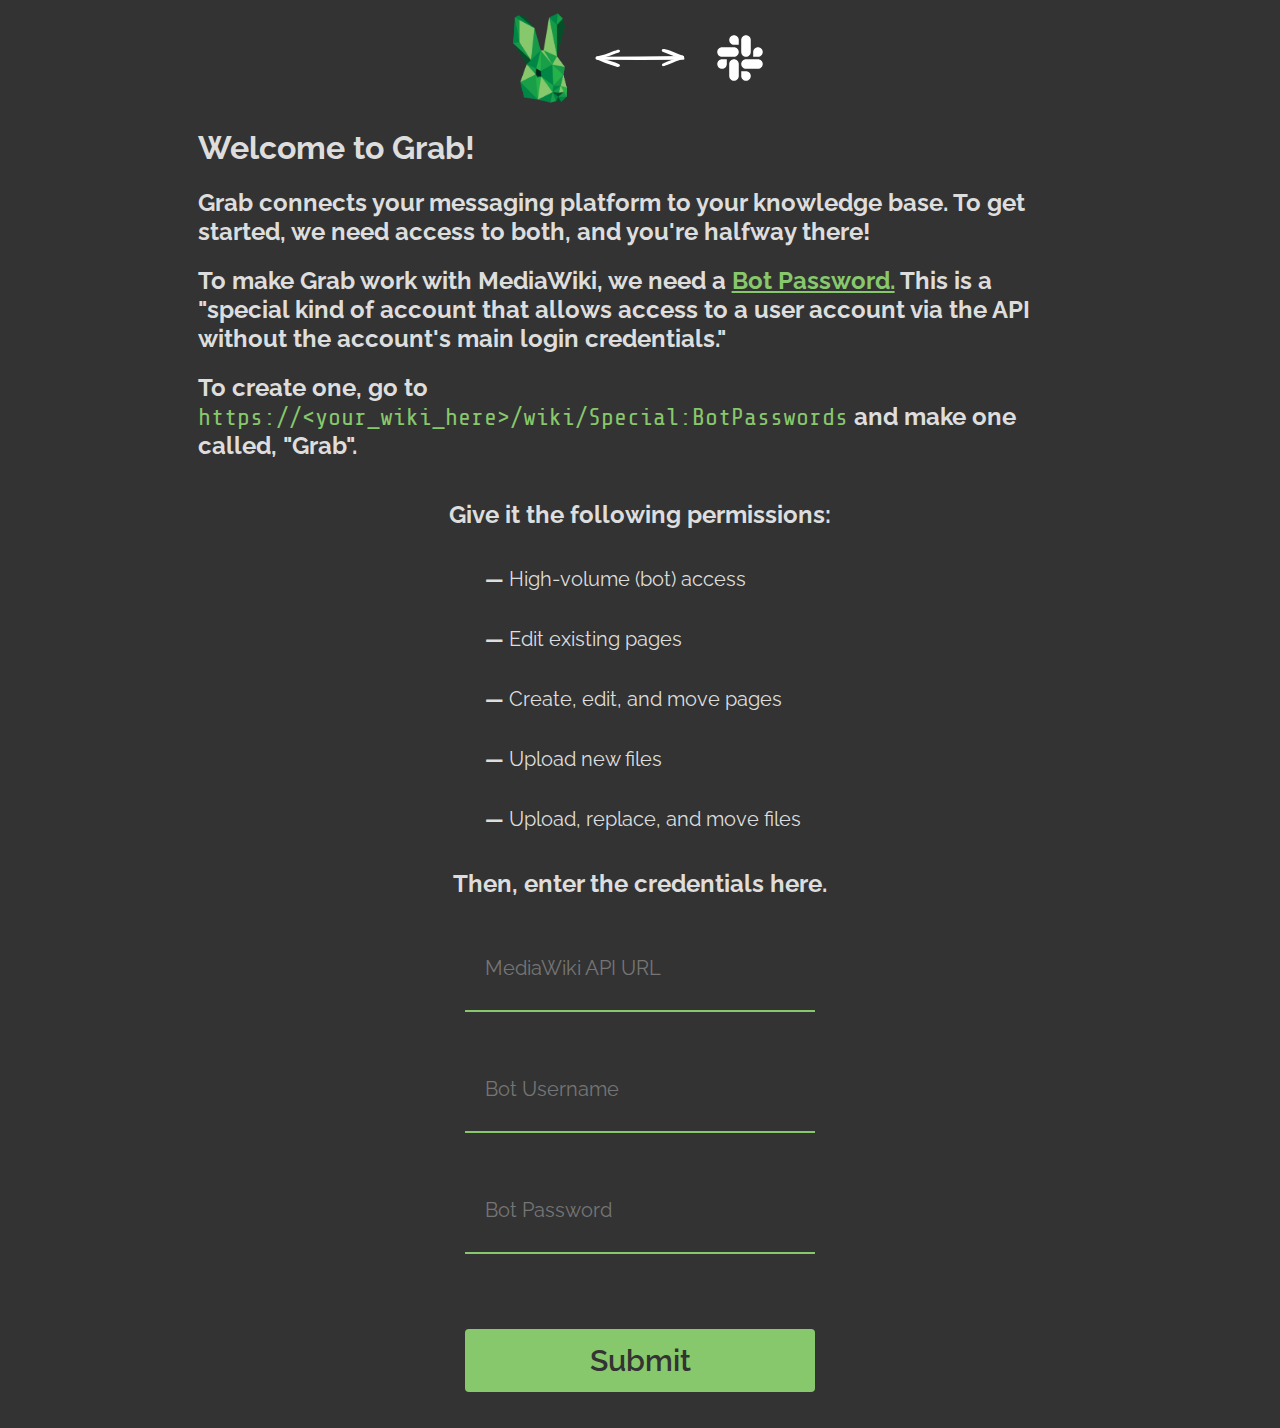
<file: templates/index.html>
<!DOCTYPE html>
<html>
<head>
	<title>Welcome</title>
	<link rel="stylesheet" type="text/css" href="/static/css/styles.css">
	<link rel="icon" type="image/x-icon" href="/static/images/favicon.ico">
</head>
<body>
	<div id="desktopLogos">
		<div class="header">
			<div id="logos">
				<!-- <img height="100px" src="/static/images/MediaWiki-2020-icon-(white).svg"/>
				<img width="100px" src="/static/images/arrow-left-right-med.svg"/> -->
				<img height="100px" src="/static/images/grabbit_head.png"/>
				<img width="100px" src="/static/images/arrow-left-right-med.svg"/>
				<img height="100px" src="/static/images/Slack-mark-Monochrome-White.svg"/>
			</div>
		</div>
	</div>
	<div id="mobileLogos">
		<div class="header">
			<div id="logos">
				<img height="250px" src="/static/images/grabbit_head.png"/>
				<img width="250px"  src="/static/images/arrow-left-right-med.svg"/>
				<img height="250px" src="/static/images/Slack-mark-Monochrome-White.svg"/>
			</div>
		</div>
	</div>
	<div class="exposition">
	<h1>Welcome to Grab!</h1>
	<h2>Grab connects your messaging platform to your knowledge base. To get started, we need access to both, and you're halfway there!</h2>
	<h2>To make Grab work with MediaWiki, we need a <a href="https://www.mediawiki.org/wiki/Manual:Bot_passwords">Bot Password.</a> This is a "special kind of account that allows access to a user account via the API without the account's main login credentials."</h2>
	<h2>To create one, go to <code>https://&lt;your_wiki_here&gt;/wiki/Special:BotPasswords</code> and make one called, "Grab".</h2>
	</div>

	<div id="reqsAndBoxes">
		<div>
			<div class="exposition" style="width: 100%; text-align: center;">
				<h2>Give it the following permissions:</h2>
			</div>
			<ul>
				<li>High-volume (bot) access</li>
				<li>Edit existing pages</li>
				<li>Create, edit, and move pages</li>
				<li>Upload new files</li>
				<li>Upload, replace, and move files</li>
			</ul>
		</div>

		<div>
			<div class="exposition" style="width: 100%; text-align: center;">
				<h2>Then, enter the credentials here.</h2>
			</div>

			<form class="formBody" action="/slack/install/submit" method="POST">
				<!-- <label for="url">URL:</label> -->
				<input type="url" id="url" name="url" placeholder="MediaWiki API URL" required><br>

				<!-- <label for="username">Username:</label> -->
				<input type="text" id="username" name="username" placeholder="Bot Username" required><br>

				<!-- <label for="password">Password:</label> -->
				<input type="password" id="password" name="password" placeholder="Bot Password" required><br>

				<!--<label for="domain">Domain:</label>
				<input type="domain" id="domain" name="domain" required><br>-->

				<input type="hidden" name="code" value="{{ .Code }}">

				<div style="height: 40px;">
				</div>

				<button type="submit">Submit</button>
			</form>
		</div>
	</div>
</body>
</html>
</file>
<file: static/css/styles.css>
@import url('https://fonts.googleapis.com/css2?family=Raleway&display=swap');
/* @import url('https://fonts.googleapis.com/css2?family=Raleway:wght@600&display=swap'); */
@import url('https://fonts.googleapis.com/css2?family=Share+Tech+Mono&display=swap');

:root {
    --background:#333;
    --text: #DDD;
    --secondaryText: #DDD;
    --normalAccent: #88c86c;
    --hoverAccent: #008746;
    --clickedAccent: #034f2a;
}

body {
    background-color: var(--background);
    color: var(--text);
    display: flex;
    justify-content: center;
    align-items: center;
    flex-direction: column;
    font-family: 'Raleway';

    @media (max-width: 800px) {
        font-size: 200px;
    }
}

.exposition {
    color: var(--secondaryText);
    width: 70%;
}

code {
    color: var(--normalAccent);
    font-weight: normal;
    font-size: 24px;
    font-family: 'Share Tech Mono';
}

ul {
    list-style: none;
    line-height: 3;
    font-size: 20px;
}

li::before {
    content: "— ";
    font-weight: bold;
}

a {
    color: var(--normalAccent);
}

a:hover {
    color: var(--hoverAccent); 
}

a:focus {
    color: var(--clickedAccent);
}

a:visited {
    color: var(--normalAccent);
}

#logos {
    /* background-color: var(--background); */
    display: flex;
    justify-content: center;
    flex-flow: row;
    align-self:stretch;
}

/* Form stuff */

.formBody {
    display: flex;
    justify-content: center;
    flex-flow: column;
    width: 350px;
    margin:20px;
    font-family: 'Raleway';
}
.formBody label {
    padding-top: 10px;
}

input, select {
    width: 100%;
    padding: 12px 20px;
    margin: 8px 0;
    display: inline-block;
    border: none;
    border-bottom: 2px solid var(--normalAccent); 
    box-sizing: border-box;
    background-color: var(--background);
    color: var(--text);
    font-family: 'Raleway';
}

input:focus {
    border: none;
    border-bottom: 2px solid var(--hoverAccent);
} 


input,
input::-webkit-input-placeholder {
    font-size: 20px;
    line-height: 3;
    font-family: 'Raleway';
}

button {
    width: 100%;
    padding: 14px 20px;
    margin: 8px 0;
    border: none;
    border-radius: 4px;
    cursor: pointer;

    font-family: 'Raleway';
    color: var(--background);
    font-size: 30px;
    font-weight: 600;

    background-color: var(--normalAccent);
  }
  
  button:hover {
    color: var(--text);
    background-color: var(--hoverAccent);
  }

  button:focus {
    color: var(--text);
    background-color: var(--clickedAccent);
  }

@media screen and (min-width: 1366px) {
    #reqsAndBoxes {
        width: 70%;
        display: flex;
        justify-content: space-evenly;
        flex-flow: row;
    }
}

#desktopLogos {
    display: block;
}

#mobileLogos {
    display: none;
}

@media 
(-webkit-min-device-pixel-ratio: 2), 
(min-resolution: 192dpi) { 
    /* Retina-specific stuff here */

    h1 {
        font-size: 52px;
    }

    h2 {
        font-size: 48px;
    }
    li {
        font-size: 40px;
    }
    
    code {
        font-size: 48px;
    }

    input,
    input::-webkit-input-placeholder {
        font-size: 40px;
    }

    button {
        font-size: 90px;
    }

    .formBody {
        font-size: 40px;
        width:90%;
    }

    #desktopLogos {
        display: none;
    }
    #mobileLogos {
        display: block;
    }
}
</file>
